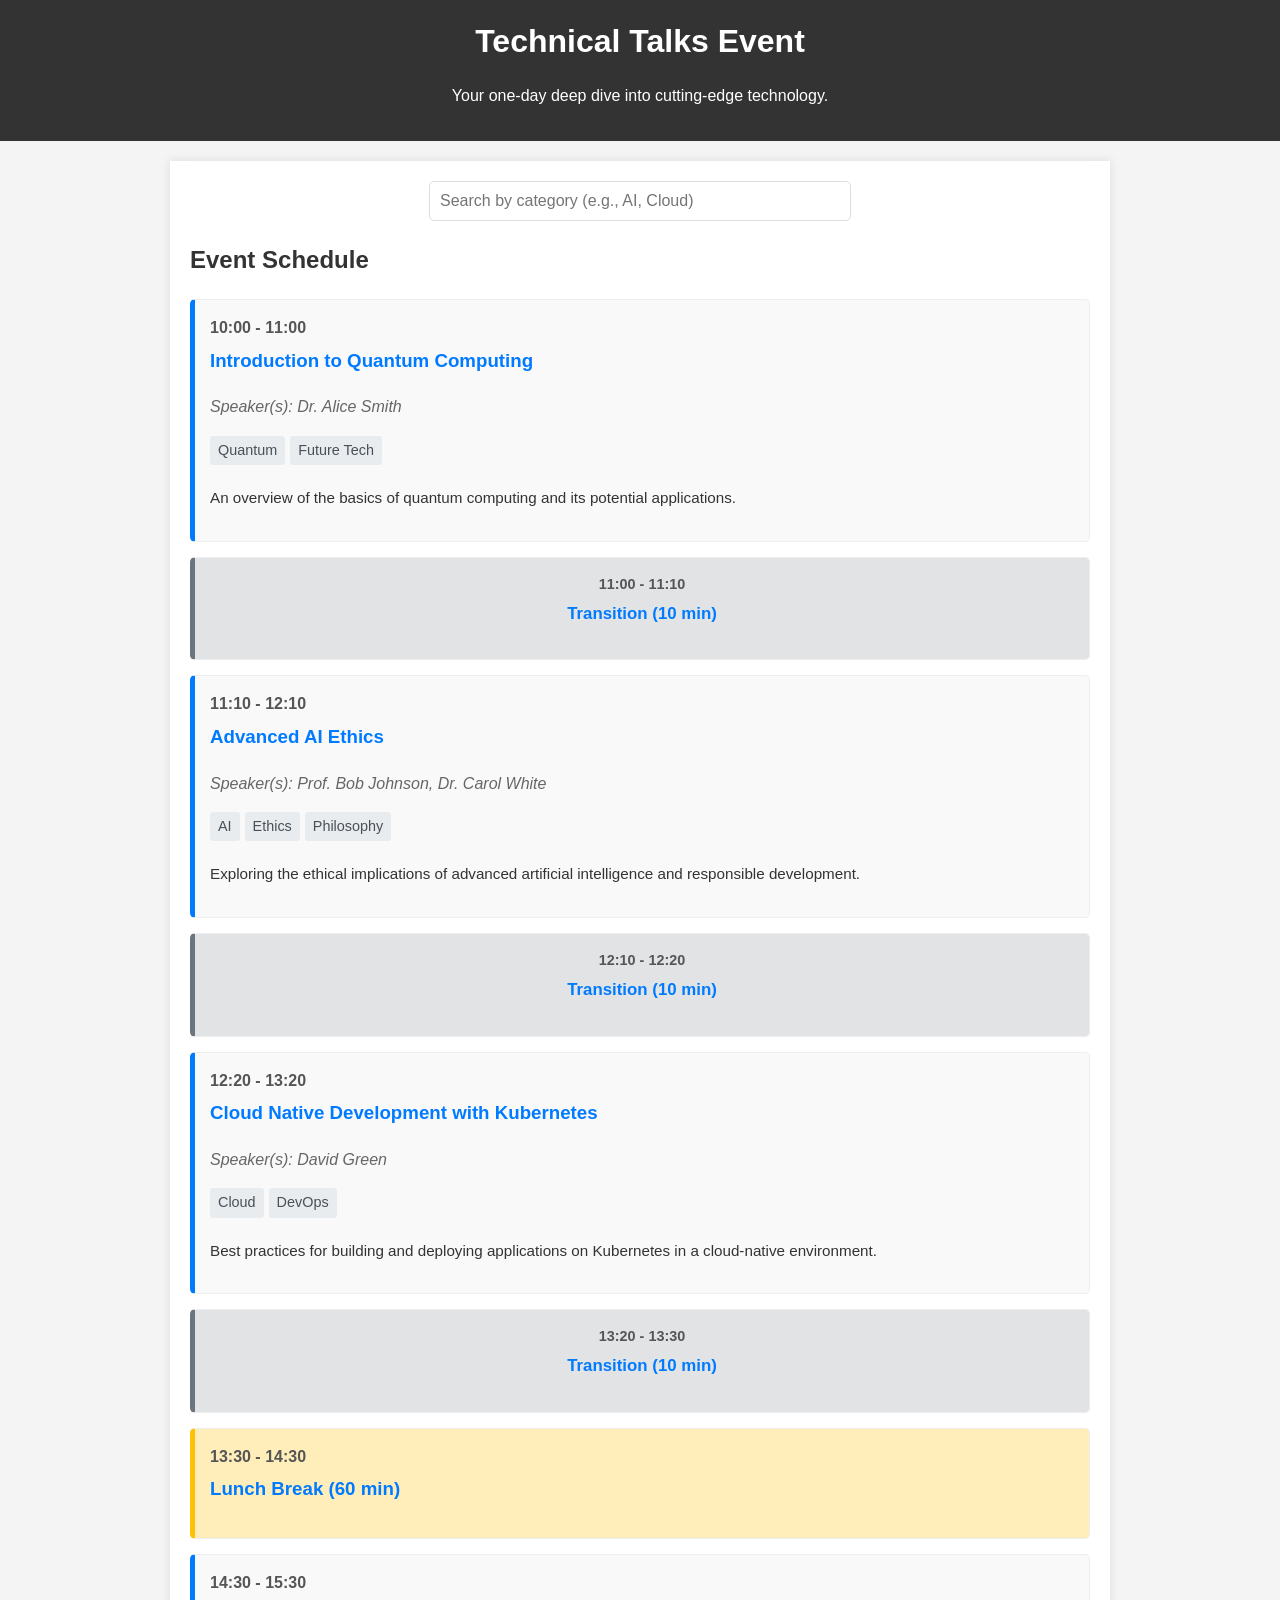
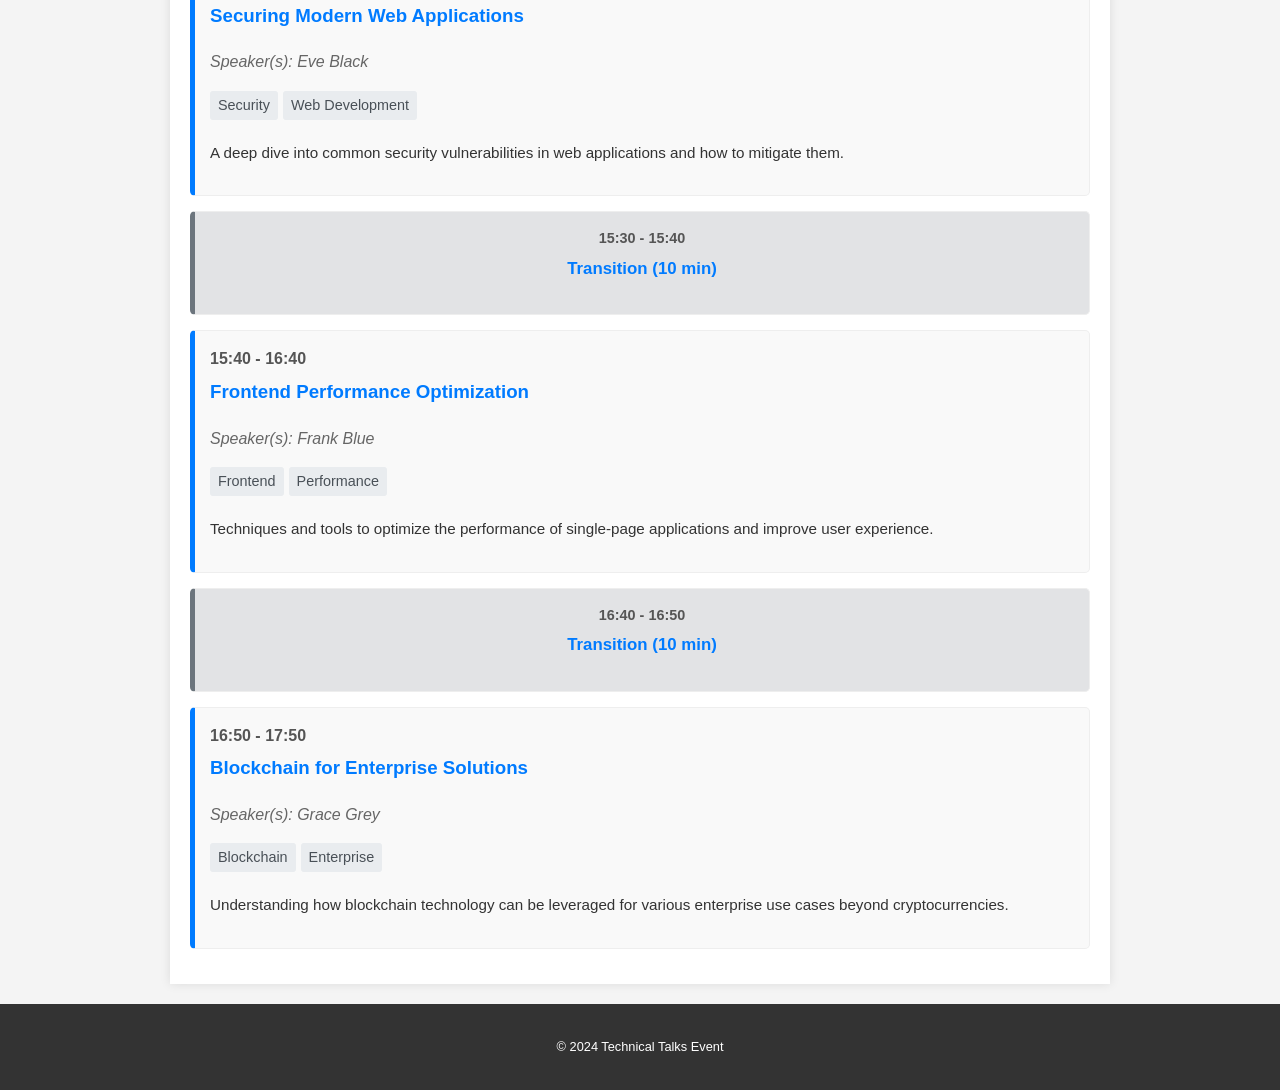
<file: index.html>
<!DOCTYPE html>
<html lang="en">
<head>
    <meta charset="UTF-8">
    <meta name="viewport" content="width=device-width, initial-scale=1.0">
    <title>Technical Talks Event Schedule</title>
    <style>/* style.css */
body {
    font-family: Arial, sans-serif;
    margin: 0;
    padding: 0;
    background-color: #f4f4f4;
    color: #333;
    line-height: 1.6;
}

header {
    background-color: #333;
    color: #fff;
    padding: 1rem 0;
    text-align: center;
}

header h1 {
    margin: 0;
}

main {
    padding: 20px;
    max-width: 900px;
    margin: 20px auto;
    background-color: #fff;
    box-shadow: 0 0 10px rgba(0, 0, 0, 0.1);
}

#search-section {
    margin-bottom: 20px;
    text-align: center;
}

#category-search {
    width: 80%;
    padding: 10px;
    border: 1px solid #ddd;
    border-radius: 5px;
    font-size: 1rem;
    max-width: 400px;
}

#schedule-list {
    margin-top: 20px;
}

.schedule-item {
    background-color: #f9f9f9;
    border: 1px solid #eee;
    margin-bottom: 15px;
    padding: 15px;
    border-radius: 5px;
}

.schedule-item.talk {
    border-left: 5px solid #007bff;
}

.schedule-item.break {
    background-color: #ffeeba;
    border-left: 5px solid #ffc107;
}

.schedule-item.transition {
    background-color: #e2e3e5;
    border-left: 5px solid #6c757d;
    font-size: 0.9em;
    color: #555;
    text-align: center;
}

.schedule-item h3 {
    margin-top: 0;
    color: #007bff;
}

.schedule-item .time {
    font-weight: bold;
    color: #555;
    margin-bottom: 5px;
    display: block;
}

.schedule-item .speakers {
    font-style: italic;
    color: #666;
    margin-bottom: 5px;
}

.schedule-item .category {
    font-size: 0.9em;
    background-color: #e9ecef;
    padding: 3px 8px;
    border-radius: 3px;
    display: inline-block;
    margin-right: 5px;
    margin-bottom: 5px;
    color: #495057;
}

.schedule-item .description {
    font-size: 0.95em;
    margin-top: 10px;
}

footer {
    text-align: center;
    padding: 20px;
    background-color: #333;
    color: #fff;
    font-size: 0.8em;
}

/* Responsive adjustments */
@media (max-width: 600px) {
    main {
        margin: 10px;
        padding: 15px;
    }

    #category-search {
        width: 100%;
    }
}</style>
</head>
<body>
    <header>
        <h1>Technical Talks Event</h1>
        <p>Your one-day deep dive into cutting-edge technology.</p>
    </header>

    <main>
        <section id="search-section">
            <input type="text" id="category-search" placeholder="Search by category (e.g., AI, Cloud)">
        </section>

        <section id="schedule-section">
            <h2>Event Schedule</h2>
            <div id="schedule-list">
                <!-- Schedule will be rendered here by JavaScript -->
            </div>
        </section>
    </main>

    <footer>
        <p>&copy; 2024 Technical Talks Event</p>
    </footer>

    
    <script>
        const schedule = [
  {
    "type": "talk",
    "id": "talk-1",
    "startTime": "10:00",
    "endTime": "11:00",
    "title": "Introduction to Quantum Computing",
    "speakers": [
      "Dr. Alice Smith"
    ],
    "category": [
      "Quantum",
      "Future Tech"
    ],
    "duration": 60,
    "description": "An overview of the basics of quantum computing and its potential applications."
  },
  {
    "type": "transition",
    "name": "Transition",
    "startTime": "11:00",
    "endTime": "11:10",
    "duration": 10
  },
  {
    "type": "talk",
    "id": "talk-2",
    "startTime": "11:10",
    "endTime": "12:10",
    "title": "Advanced AI Ethics",
    "speakers": [
      "Prof. Bob Johnson",
      "Dr. Carol White"
    ],
    "category": [
      "AI",
      "Ethics",
      "Philosophy"
    ],
    "duration": 60,
    "description": "Exploring the ethical implications of advanced artificial intelligence and responsible development."
  },
  {
    "type": "transition",
    "name": "Transition",
    "startTime": "12:10",
    "endTime": "12:20",
    "duration": 10
  },
  {
    "type": "talk",
    "id": "talk-3",
    "startTime": "12:20",
    "endTime": "13:20",
    "title": "Cloud Native Development with Kubernetes",
    "speakers": [
      "David Green"
    ],
    "category": [
      "Cloud",
      "DevOps"
    ],
    "duration": 60,
    "description": "Best practices for building and deploying applications on Kubernetes in a cloud-native environment."
  },
  {
    "type": "transition",
    "name": "Transition",
    "startTime": "13:20",
    "endTime": "13:30",
    "duration": 10
  },
  {
    "type": "break",
    "name": "Lunch Break",
    "startTime": "13:30",
    "endTime": "14:30",
    "duration": 60
  },
  {
    "type": "talk",
    "id": "talk-4",
    "startTime": "14:30",
    "endTime": "15:30",
    "title": "Securing Modern Web Applications",
    "speakers": [
      "Eve Black"
    ],
    "category": [
      "Security",
      "Web Development"
    ],
    "duration": 60,
    "description": "A deep dive into common security vulnerabilities in web applications and how to mitigate them."
  },
  {
    "type": "transition",
    "name": "Transition",
    "startTime": "15:30",
    "endTime": "15:40",
    "duration": 10
  },
  {
    "type": "talk",
    "id": "talk-5",
    "startTime": "15:40",
    "endTime": "16:40",
    "title": "Frontend Performance Optimization",
    "speakers": [
      "Frank Blue"
    ],
    "category": [
      "Frontend",
      "Performance"
    ],
    "duration": 60,
    "description": "Techniques and tools to optimize the performance of single-page applications and improve user experience."
  },
  {
    "type": "transition",
    "name": "Transition",
    "startTime": "16:40",
    "endTime": "16:50",
    "duration": 10
  },
  {
    "type": "talk",
    "id": "talk-6",
    "startTime": "16:50",
    "endTime": "17:50",
    "title": "Blockchain for Enterprise Solutions",
    "speakers": [
      "Grace Grey"
    ],
    "category": [
      "Blockchain",
      "Enterprise"
    ],
    "duration": 60,
    "description": "Understanding how blockchain technology can be leveraged for various enterprise use cases beyond cryptocurrencies."
  }
];
        // script.js
document.addEventListener('DOMContentLoaded', () => {
    // Schedule data will be globally available from the injected script
    // const schedule = [ ... ];

    const scheduleList = document.getElementById('schedule-list');
    const categorySearchInput = document.getElementById('category-search');

    function renderSchedule(filterCategory = '') {
        scheduleList.innerHTML = ''; // Clear current schedule

        const filteredSchedule = schedule.filter(item => {
            if (filterCategory === '') return true;
            if (item.type === 'talk') {
                return item.category.some(cat => cat.toLowerCase().includes(filterCategory.toLowerCase()));
            }
            return true; // Always show breaks and transitions
        });

        filteredSchedule.forEach(item => {
            const itemElement = document.createElement('div');
            itemElement.classList.add('schedule-item', item.type);

            let content = `<span class="time">${item.startTime} - ${item.endTime}</span>`;

            if (item.type === 'talk') {
                content += `<h3>${item.title}</h3>`;
                if (item.speakers && item.speakers.length > 0) {
                    content += `<p class="speakers">Speaker(s): ${item.speakers.join(', ')}</p>`;
                }
                if (item.category && item.category.length > 0) {
                    content += '<p>';
                    item.category.forEach(cat => {
                        content += `<span class="category">${cat}</span>`;
                    });
                    content += '</p>';
                }
                content += `<p class="description">${item.description}</p>`;
            } else if (item.type === 'break' || item.type === 'transition') {
                content += `<h3>${item.name} (${item.duration} min)</h3>`;
            }

            itemElement.innerHTML = content;
            scheduleList.appendChild(itemElement);
        });
    }

    // Initial render
    renderSchedule();

    // Search functionality
    categorySearchInput.addEventListener('input', (event) => {
        renderSchedule(event.target.value.trim());
    });
});
    </script>
    
</body>
</html>
</file>
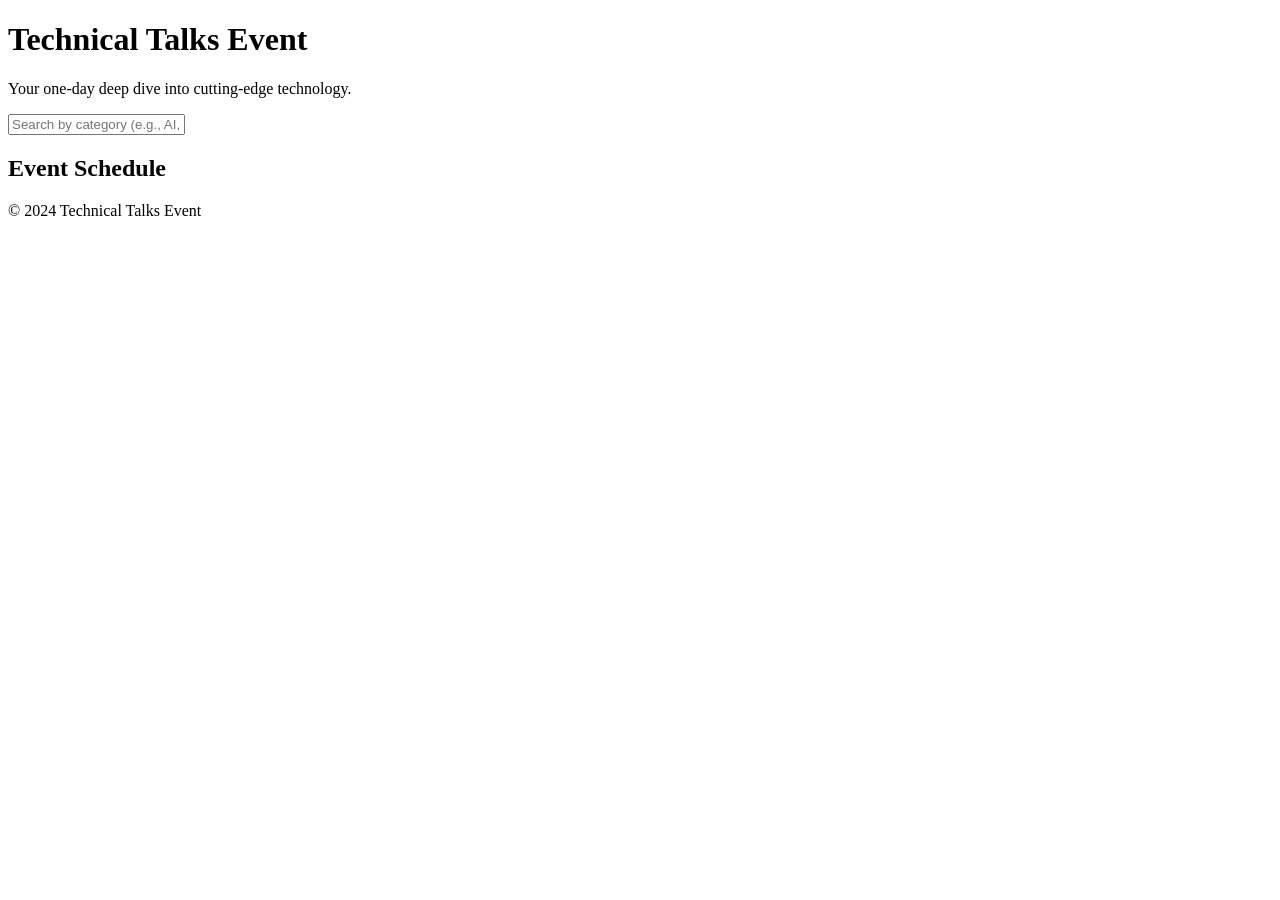
<file: template.html>
<!DOCTYPE html>
<html lang="en">
<head>
    <meta charset="UTF-8">
    <meta name="viewport" content="width=device-width, initial-scale=1.0">
    <title>Technical Talks Event Schedule</title>
    <!-- Styles will be injected here -->
</head>
<body>
    <header>
        <h1>Technical Talks Event</h1>
        <p>Your one-day deep dive into cutting-edge technology.</p>
    </header>

    <main>
        <section id="search-section">
            <input type="text" id="category-search" placeholder="Search by category (e.g., AI, Cloud)">
        </section>

        <section id="schedule-section">
            <h2>Event Schedule</h2>
            <div id="schedule-list">
                <!-- Schedule will be rendered here by JavaScript -->
            </div>
        </section>
    </main>

    <footer>
        <p>&copy; 2024 Technical Talks Event</p>
    </footer>

    <!-- Scripts will be injected here -->
</body>
</html>
</file>
